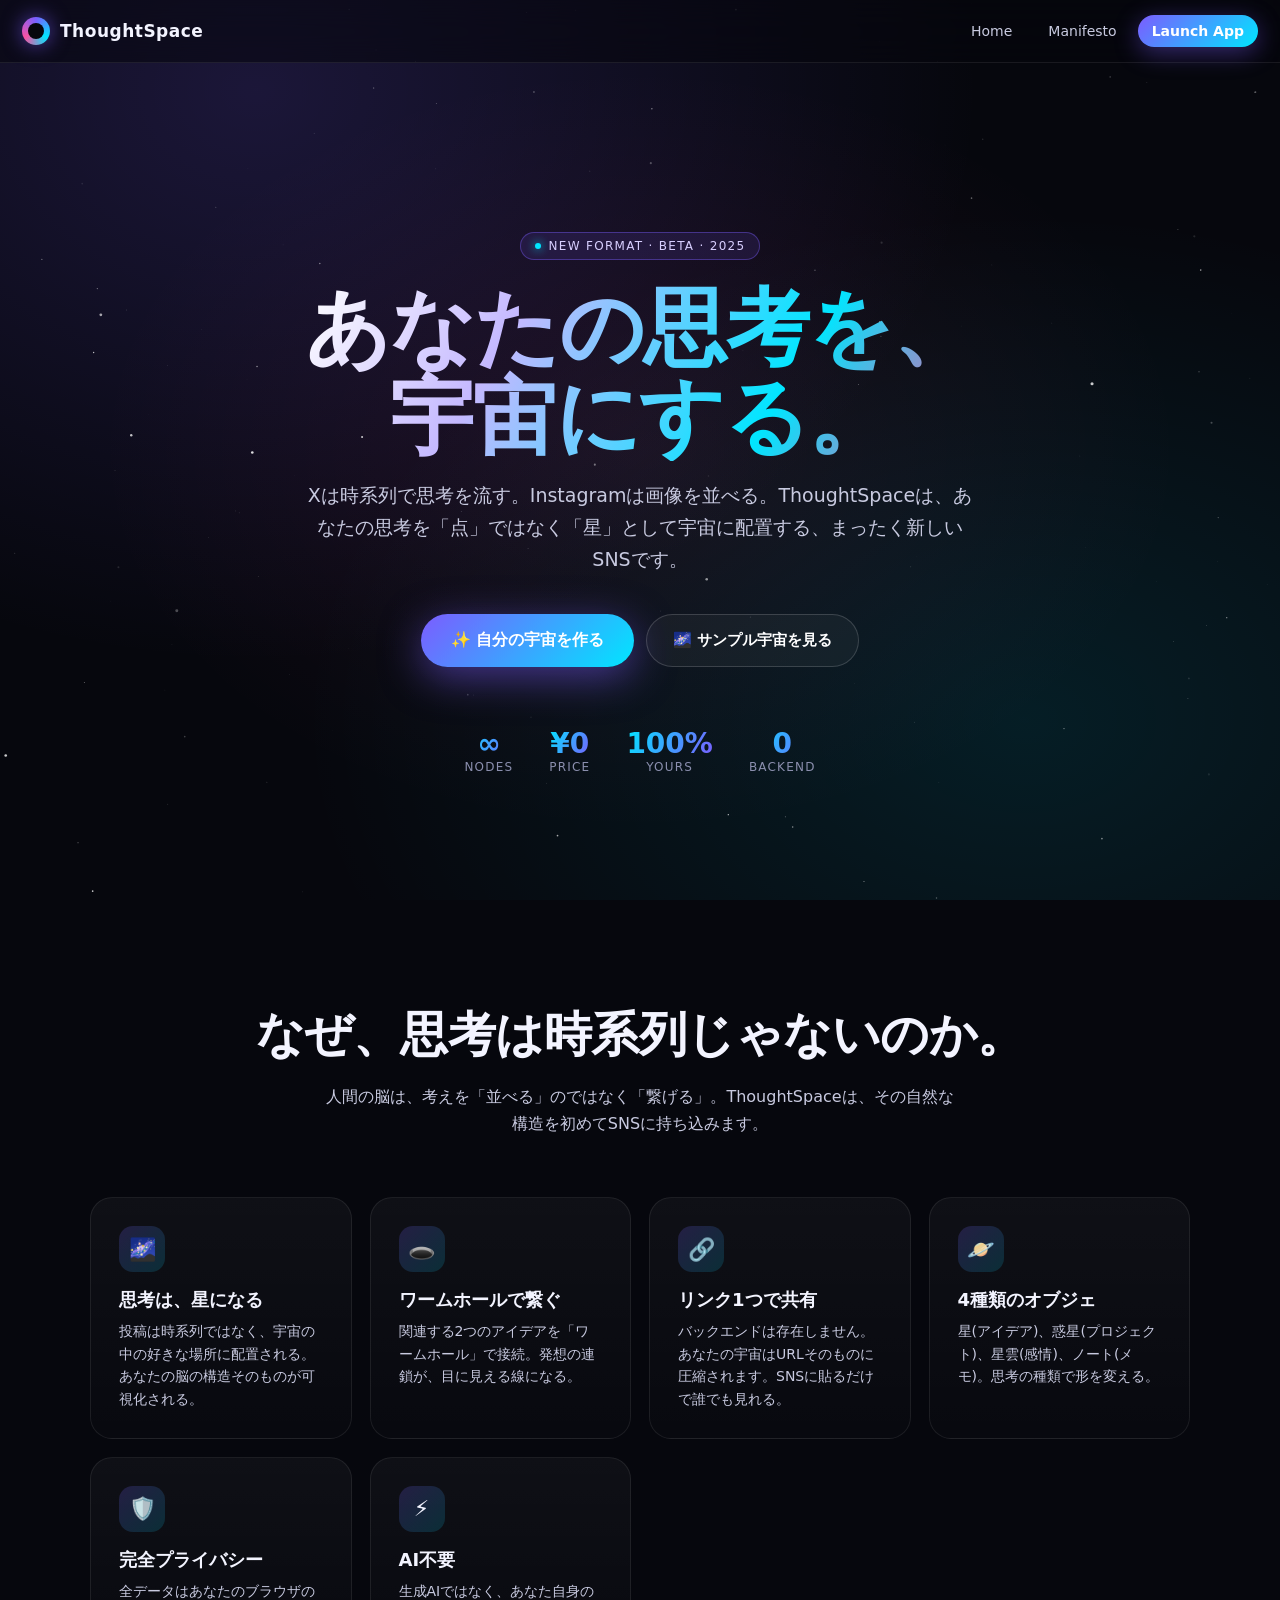
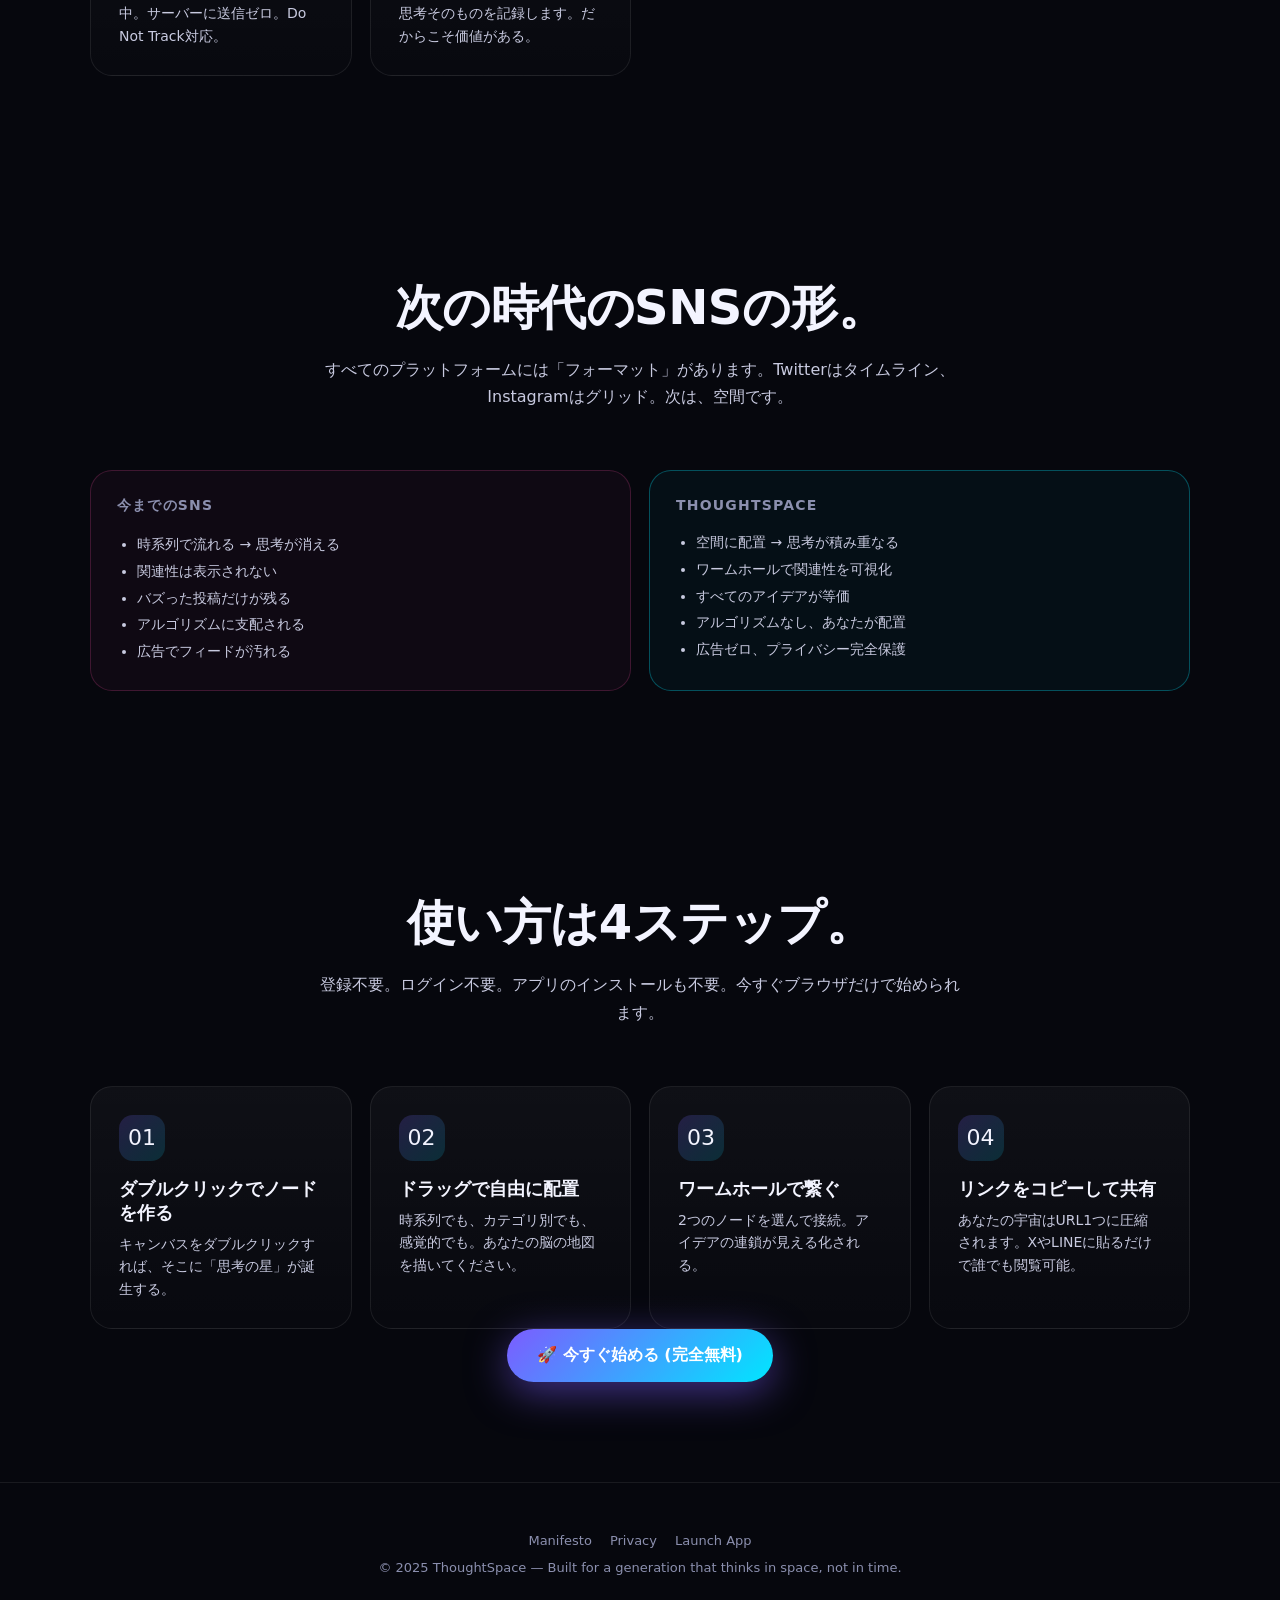
<file: index.html>
<!doctype html>
<html lang="ja">
<head>
<meta charset="utf-8" />
<meta name="viewport" content="width=device-width, initial-scale=1, maximum-scale=5, viewport-fit=cover" />
<meta name="theme-color" content="#06070d" />
<title>ThoughtSpace — あなたの思考を、宇宙にする。</title>
<meta name="description" content="ThoughtSpaceは、あなたの思考を「点」ではなく「星」として宇宙に配置する次世代SNS。マインドマップとSNSが融合した、まったく新しい思考の可視化プラットフォーム。" />
<meta name="keywords" content="ThoughtSpace, 思考, SNS, マインドマップ, アイデア, 創造, 高校生, 起業" />
<meta name="author" content="ThoughtSpace" />

<!-- Open Graph / Twitter -->
<meta property="og:type" content="website" />
<meta property="og:title" content="ThoughtSpace — あなたの思考を、宇宙にする。" />
<meta property="og:description" content="X(Twitter)が時系列で思考を流すなら、ThoughtSpaceは思考を空間に配置する。マインドマップ × SNSの新フォーマット。" />
<meta property="og:image" content="./assets/img/og.svg" />
<meta property="og:url" content="https://guttyanneruuuuuu.github.io/service9/" />
<meta name="twitter:card" content="summary_large_image" />
<meta name="twitter:title" content="ThoughtSpace — あなたの思考を、宇宙にする。" />
<meta name="twitter:description" content="思考を点ではなく星として配置する、新時代のSNS。" />
<meta name="twitter:image" content="./assets/img/og.svg" />

<!-- Security: CSP (strict-ish but allows inline because we use it for cssvars) -->
<meta http-equiv="Content-Security-Policy" content="
  default-src 'self';
  script-src 'self';
  style-src 'self' 'unsafe-inline' https://fonts.googleapis.com;
  font-src 'self' https://fonts.gstatic.com data:;
  img-src 'self' data: blob:;
  connect-src 'self';
  base-uri 'self';
  form-action 'self';
  object-src 'none';
">
<meta http-equiv="X-Content-Type-Options" content="nosniff" />
<meta name="referrer" content="strict-origin-when-cross-origin" />

<link rel="icon" type="image/svg+xml" href="./assets/img/favicon.svg" />
<link rel="apple-touch-icon" href="./assets/img/favicon.svg" />
<link rel="preconnect" href="https://fonts.googleapis.com">
<link rel="preconnect" href="https://fonts.gstatic.com" crossorigin>
<link href="https://fonts.googleapis.com/css2?family=Inter:wght@400;500;600;700;800&family=Noto+Sans+JP:wght@400;600;700;800&display=swap" rel="stylesheet">
<link rel="stylesheet" href="./assets/css/style.css" />
</head>
<body>

<!-- ===== Splash ===== -->
<div id="splash" class="splash">
  <div class="ring"></div>
  <p>Entering ThoughtSpace</p>
</div>

<!-- ===== Background starfield ===== -->
<canvas id="stars-canvas" aria-hidden="true"></canvas>

<!-- ===== Toasts ===== -->
<div id="toast-area" class="toast-area" aria-live="polite"></div>

<!-- ===== Page mount points ===== -->
<main id="page-lp"></main>
<main id="page-app" class="hidden"></main>
<main id="page-viewer" class="hidden"></main>
<main id="page-404" class="hidden"></main>

<!-- ===== Modals mount ===== -->
<div id="modal-mount"></div>

<script src="./assets/js/security.js"></script>
<script src="./assets/js/storage.js"></script>
<script src="./assets/js/share.js"></script>
<script src="./assets/js/analytics.js"></script>
<script src="./assets/js/stars.js"></script>
<script src="./assets/js/lp.js"></script>
<script src="./assets/js/editor.js"></script>
<script src="./assets/js/viewer.js"></script>
<script src="./assets/js/router.js"></script>
<script src="./assets/js/main.js"></script>

</body>
</html>
</file>
<file: assets/css/style.css>
/* ===========================================================
   ThoughtSpace — Stylesheet
   "X is dead. Welcome to your thought universe."
   =========================================================== */

:root {
  --bg-0: #06070d;
  --bg-1: #0c0e1a;
  --bg-2: #131628;
  --fg-0: #f3f4ff;
  --fg-1: #c8cae0;
  --fg-2: #8b8fae;
  --fg-3: #555879;
  --accent: #7c5cff;
  --accent-2: #00e6ff;
  --accent-3: #ff4fa3;
  --good: #4ade80;
  --warn: #fbbf24;
  --bad: #f87171;
  --line: rgba(255,255,255,0.08);
  --line-2: rgba(255,255,255,0.16);
  --shadow-1: 0 10px 40px rgba(0,0,0,.6);
  --r-sm: 8px;
  --r-md: 14px;
  --r-lg: 22px;
  --font: "Inter", "Hiragino Kaku Gothic ProN", "Noto Sans JP", system-ui, -apple-system, "Segoe UI", Roboto, sans-serif;
}

* { box-sizing: border-box; }
html, body { margin:0; padding:0; height:100%; background: var(--bg-0); color: var(--fg-0); font-family: var(--font); -webkit-font-smoothing:antialiased; }
body { overflow-x: hidden; }
a { color: inherit; text-decoration: none; }
button { font-family: inherit; cursor: pointer; }

/* ----- Starfield background (fixed, behind everything) ----- */
#stars-canvas {
  position: fixed; inset: 0; z-index: 0; pointer-events: none;
  background:
    radial-gradient(ellipse at 20% 10%, rgba(124,92,255,.18), transparent 50%),
    radial-gradient(ellipse at 80% 80%, rgba(0,230,255,.10), transparent 50%),
    radial-gradient(ellipse at 50% 50%, rgba(255,79,163,.08), transparent 60%),
    var(--bg-0);
}

/* ===========================================================
   NAVBAR
   =========================================================== */
.nav {
  position: sticky; top: 0; z-index: 50;
  display: flex; align-items: center; justify-content: space-between;
  padding: 14px 22px;
  backdrop-filter: blur(18px);
  -webkit-backdrop-filter: blur(18px);
  background: rgba(6,7,13,.55);
  border-bottom: 1px solid var(--line);
}
.brand { display:flex; align-items:center; gap:10px; font-weight:700; letter-spacing:.5px; }
.brand-mark {
  width: 28px; height: 28px; border-radius: 50%;
  background: conic-gradient(from 0deg, var(--accent), var(--accent-2), var(--accent-3), var(--accent));
  box-shadow: 0 0 20px rgba(124,92,255,.6);
  position: relative;
}
.brand-mark::after{
  content:""; position:absolute; inset:6px; border-radius:50%; background: var(--bg-0);
}
.brand-mark::before{
  content:""; position:absolute; inset:11px; border-radius:50%;
  background: radial-gradient(circle, #fff, var(--accent-2));
  box-shadow: 0 0 12px var(--accent-2);
}
.brand strong { font-size: 17px; }
.nav-links { display:flex; gap: 6px; align-items:center; }
.nav-links a, .nav-links button {
  background: transparent; color: var(--fg-1); border: 1px solid transparent;
  padding: 8px 14px; border-radius: 999px; font-size: 14px;
  transition: all .2s ease;
}
.nav-links a:hover, .nav-links button:hover { color:#fff; background: rgba(255,255,255,.06); }
.btn-primary {
  background: linear-gradient(135deg, var(--accent), var(--accent-2)) !important;
  color: #fff !important; font-weight: 600; border:none !important;
  box-shadow: 0 6px 24px rgba(124,92,255,.4);
}
.btn-primary:hover { transform: translateY(-1px); filter:brightness(1.1); }

/* ===========================================================
   LANDING PAGE
   =========================================================== */
.lp { position: relative; z-index: 1; }
.hero {
  min-height: calc(100vh - 60px);
  display: flex; flex-direction: column; align-items: center; justify-content: center;
  text-align: center; padding: 80px 22px 40px;
  position: relative;
}
.eyebrow {
  display: inline-flex; align-items:center; gap:8px;
  padding: 6px 14px; border-radius: 999px;
  background: rgba(124,92,255,.12);
  border: 1px solid rgba(124,92,255,.4);
  color: #d8cfff; font-size: 12px; letter-spacing: 1.3px; text-transform: uppercase;
  margin-bottom: 24px;
}
.eyebrow .dot { width: 6px; height:6px; border-radius:50%; background: var(--accent-2); box-shadow: 0 0 10px var(--accent-2); animation: pulse 2s infinite; }
@keyframes pulse { 0%,100%{opacity:1} 50%{opacity:.4} }

.hero h1 {
  font-size: clamp(36px, 7vw, 84px);
  font-weight: 800; line-height: 1.05;
  margin: 0 0 18px;
  background: linear-gradient(120deg, #fff 0%, #c4b8ff 30%, #00e6ff 70%, #ff4fa3 100%);
  -webkit-background-clip: text; background-clip: text; color: transparent;
  letter-spacing: -1.5px;
}
.hero h1 .accent { display:block; }
.hero p.sub {
  font-size: clamp(15px, 2vw, 19px); max-width: 680px;
  color: var(--fg-1); line-height: 1.7; margin: 0 0 38px;
}
.hero-cta { display:flex; gap: 12px; flex-wrap: wrap; justify-content: center; }
.cta-big {
  padding: 16px 30px; font-size: 16px; font-weight: 700;
  border-radius: 999px; border: none;
  background: linear-gradient(135deg, var(--accent), var(--accent-2));
  color: #fff;
  box-shadow: 0 10px 40px rgba(124,92,255,.5);
  transition: all .25s ease;
}
.cta-big:hover { transform: translateY(-2px); box-shadow: 0 16px 50px rgba(124,92,255,.6); }
.cta-ghost {
  padding: 16px 26px; font-size: 15px; font-weight: 600;
  border-radius: 999px; border: 1px solid var(--line-2);
  background: rgba(255,255,255,.04); color: #fff;
}
.cta-ghost:hover { background: rgba(255,255,255,.1); }

.hero-stats { display:flex; gap: 36px; margin-top: 60px; flex-wrap: wrap; justify-content: center; }
.hero-stat .num { font-size: 28px; font-weight: 800; background: linear-gradient(120deg, var(--accent-2), var(--accent)); -webkit-background-clip:text; color: transparent; }
.hero-stat .lbl { font-size: 12px; color: var(--fg-2); letter-spacing: 1.2px; text-transform: uppercase; }

/* ----- Sections ----- */
.section { padding: 100px 22px; position: relative; z-index: 1; }
.section h2 {
  font-size: clamp(28px, 4vw, 48px); font-weight: 800;
  text-align: center; margin: 0 0 16px; letter-spacing: -.5px;
}
.section .lead {
  text-align: center; color: var(--fg-1); max-width: 640px;
  margin: 0 auto 60px; line-height: 1.7;
}
.container { max-width: 1100px; margin: 0 auto; }

.cards { display: grid; grid-template-columns: repeat(auto-fit, minmax(260px, 1fr)); gap: 18px; }
.card {
  padding: 28px; border-radius: var(--r-lg);
  background: linear-gradient(180deg, rgba(255,255,255,.04), rgba(255,255,255,.01));
  border: 1px solid var(--line);
  transition: transform .25s, border-color .25s;
}
.card:hover { transform: translateY(-4px); border-color: rgba(124,92,255,.5); }
.card .ico {
  width:46px; height:46px; border-radius:14px; display:flex; align-items:center; justify-content:center;
  background: linear-gradient(135deg, rgba(124,92,255,.2), rgba(0,230,255,.15));
  font-size: 22px; margin-bottom: 16px;
}
.card h3 { margin: 0 0 8px; font-size: 18px; }
.card p { margin: 0; color: var(--fg-1); font-size: 14px; line-height: 1.6; }

/* Comparison */
.compare { display: grid; grid-template-columns: 1fr 1fr; gap: 18px; }
.compare > div { padding: 26px; border-radius: var(--r-lg); border: 1px solid var(--line); }
.compare .old { background: rgba(255,79,163,.04); border-color: rgba(255,79,163,.2); }
.compare .new { background: rgba(0,230,255,.04); border-color: rgba(0,230,255,.3); }
.compare h4 { margin:0 0 16px; font-size: 14px; letter-spacing:1.2px; text-transform: uppercase; color: var(--fg-2); }
.compare ul { margin:0; padding-left: 20px; color: var(--fg-1); line-height: 1.9; font-size: 14px; }
@media (max-width: 640px){ .compare { grid-template-columns: 1fr; } }

/* ----- Footer ----- */
footer.lp-footer {
  padding: 50px 22px 30px; text-align:center;
  border-top: 1px solid var(--line);
  color: var(--fg-2); font-size: 13px;
  position: relative; z-index: 1;
}
.lp-footer .links { display:flex; gap:18px; justify-content:center; margin-bottom: 12px; flex-wrap:wrap; }
.lp-footer a:hover { color: #fff; }

/* ===========================================================
   APP / EDITOR
   =========================================================== */
.app-shell {
  position: fixed; inset: 0; display: grid;
  grid-template-rows: 56px 1fr;
  grid-template-columns: 280px 1fr;
  grid-template-areas:
    "topbar topbar"
    "side    canvas";
  z-index: 1;
}
.topbar {
  grid-area: topbar;
  display:flex; align-items:center; justify-content: space-between;
  padding: 0 16px;
  background: rgba(6,7,13,.85);
  backdrop-filter: blur(18px);
  border-bottom: 1px solid var(--line);
}
.topbar .left, .topbar .right { display:flex; align-items:center; gap: 8px; }
.topbar .universe-name {
  background: transparent; border: 1px solid transparent;
  color: #fff; font-weight: 600; font-size: 15px; padding: 6px 10px;
  border-radius: 8px; min-width: 180px; max-width: 320px;
}
.topbar .universe-name:hover, .topbar .universe-name:focus { border-color: var(--line-2); outline: none; background: rgba(255,255,255,.04); }

.icon-btn {
  width: 38px; height: 38px; border-radius: 10px; border: 1px solid var(--line);
  background: rgba(255,255,255,.03); color: var(--fg-1);
  display: inline-flex; align-items:center; justify-content:center;
  transition: all .2s;
}
.icon-btn:hover { background: rgba(255,255,255,.08); color:#fff; border-color: var(--line-2); }
.icon-btn.danger:hover { color: var(--bad); border-color: rgba(248,113,113,.4); }

.btn {
  padding: 8px 14px; border-radius: 10px; border: 1px solid var(--line);
  background: rgba(255,255,255,.03); color: var(--fg-0); font-size: 13.5px; font-weight: 600;
  display: inline-flex; align-items:center; gap:6px;
}
.btn:hover { background: rgba(255,255,255,.08); }
.btn.primary { background: linear-gradient(135deg, var(--accent), var(--accent-2)); border:none; color:#fff; box-shadow: 0 6px 18px rgba(124,92,255,.35); }
.btn.primary:hover { filter: brightness(1.1); }

/* Sidebar */
.sidebar {
  grid-area: side;
  background: rgba(12,14,26,.7);
  backdrop-filter: blur(20px);
  border-right: 1px solid var(--line);
  padding: 14px;
  overflow-y: auto;
}
.side-section { margin-bottom: 22px; }
.side-section h5 {
  font-size: 11px; letter-spacing: 1.4px; text-transform: uppercase; color: var(--fg-2);
  margin: 0 0 10px;
}
.tool-row { display: grid; grid-template-columns: repeat(2,1fr); gap: 8px; }
.tool {
  padding: 12px 8px; border-radius: 10px; border: 1px solid var(--line);
  background: rgba(255,255,255,.03); color: var(--fg-0); text-align: center; font-size: 12px;
  display: flex; flex-direction: column; gap: 4px; align-items:center;
  transition: all .2s;
}
.tool:hover { background: rgba(124,92,255,.12); border-color: rgba(124,92,255,.4); }
.tool .emoji { font-size: 20px; }

.color-row { display:flex; gap: 6px; flex-wrap: wrap; }
.color-swatch {
  width: 26px; height: 26px; border-radius: 50%; cursor: pointer;
  border: 2px solid transparent; transition: transform .15s;
}
.color-swatch:hover { transform: scale(1.15); }
.color-swatch.active { border-color: #fff; box-shadow: 0 0 0 2px rgba(255,255,255,.2); }

.hint {
  margin-top: 8px;
  font-size: 12px; color: var(--fg-2); line-height: 1.6;
  padding: 12px; border-radius: 10px;
  background: rgba(0,230,255,.05); border: 1px solid rgba(0,230,255,.2);
}
.hint kbd {
  display: inline-block; padding: 1px 6px; border-radius: 4px;
  background: rgba(255,255,255,.1); font-family: ui-monospace, monospace; font-size: 11px;
  border: 1px solid var(--line-2);
}

/* Canvas */
.canvas-wrap {
  grid-area: canvas;
  position: relative; overflow: hidden;
  background:
    radial-gradient(ellipse at 30% 30%, rgba(124,92,255,.15), transparent 60%),
    radial-gradient(ellipse at 70% 70%, rgba(0,230,255,.08), transparent 60%),
    var(--bg-1);
}
#universe-svg {
  position:absolute; inset:0; width: 100%; height: 100%;
  cursor: grab; touch-action: none;
}
#universe-svg.grabbing { cursor: grabbing; }
#universe-svg.connecting { cursor: crosshair; }

/* node visual style is mostly inline via JS, but provide hover and focus */
.node-group { cursor: pointer; }
.node-group .node-shape {
  transition: filter .2s, stroke-width .2s;
  filter: drop-shadow(0 4px 16px rgba(0,0,0,.5));
}
.node-group:hover .node-shape {
  filter: drop-shadow(0 6px 24px rgba(124,92,255,.5));
  stroke-width: 2.5;
}
.node-group.selected .node-shape {
  stroke: #fff !important; stroke-width: 3 !important;
  filter: drop-shadow(0 8px 30px rgba(124,92,255,.8));
}
.node-text {
  pointer-events: none; fill: #fff; font-family: var(--font);
  font-weight: 600; text-anchor: middle; dominant-baseline: middle;
  user-select: none;
}
.edge-line {
  stroke: rgba(124,92,255,.55); stroke-width: 2; fill: none;
  stroke-dasharray: 6 5; animation: dash 1s linear infinite;
}
@keyframes dash { to { stroke-dashoffset: -22; } }
.edge-line.wormhole {
  stroke: url(#worm-gradient);
  stroke-width: 3; stroke-dasharray: 2 4;
}

/* Floating action / minimap / zoom controls */
.fab-zoom {
  position: absolute; right: 18px; bottom: 18px; z-index: 5;
  display: flex; flex-direction: column; gap: 6px;
}
.fab-zoom button {
  width: 40px; height: 40px; border-radius: 12px;
  background: rgba(12,14,26,.85); border: 1px solid var(--line); color: #fff;
  backdrop-filter: blur(8px);
  display:flex; align-items:center; justify-content:center;
  font-size: 18px; font-weight:700;
}
.fab-zoom button:hover { background: rgba(124,92,255,.2); }

.coord-badge {
  position: absolute; left: 18px; bottom: 18px; z-index: 5;
  padding: 6px 12px; border-radius: 999px;
  background: rgba(12,14,26,.7); border: 1px solid var(--line);
  font-family: ui-monospace, monospace; font-size: 11px; color: var(--fg-2);
  backdrop-filter: blur(8px);
}

/* Node editor popover */
.node-editor {
  position: absolute; z-index: 20;
  width: 320px; padding: 14px;
  background: rgba(19,22,40,.96);
  border: 1px solid var(--line-2);
  border-radius: var(--r-md);
  box-shadow: var(--shadow-1);
  backdrop-filter: blur(14px);
}
.node-editor textarea {
  width: 100%; min-height: 80px; resize: vertical;
  background: rgba(0,0,0,.3); border: 1px solid var(--line);
  border-radius: 10px; color: #fff; padding: 10px; font-family: inherit; font-size: 14px;
  outline: none;
}
.node-editor textarea:focus { border-color: var(--accent); }
.node-editor .editor-row { display:flex; gap: 6px; margin-top: 10px; align-items:center; flex-wrap:wrap; }
.node-editor .editor-row .lbl-mini { font-size: 11px; color: var(--fg-2); margin-right: 4px; }
.node-editor .actions { display:flex; gap: 6px; justify-content: flex-end; margin-top: 12px; }

/* Modals */
.modal-backdrop {
  position: fixed; inset:0; z-index: 100;
  background: rgba(0,0,0,.6); backdrop-filter: blur(8px);
  display:flex; align-items:center; justify-content:center;
  padding: 20px;
}
.modal {
  background: var(--bg-2);
  border: 1px solid var(--line-2); border-radius: var(--r-lg);
  width: 100%; max-width: 520px; padding: 28px;
  box-shadow: var(--shadow-1);
  position: relative;
}
.modal h3 { margin: 0 0 14px; font-size: 22px; }
.modal p { color: var(--fg-1); line-height: 1.6; font-size: 14.5px; }
.modal .close-btn { position: absolute; top: 12px; right: 12px; }
.modal-row { display:flex; gap: 8px; align-items:center; margin-top: 14px; }
.modal-row input {
  flex:1; padding: 12px 14px; border-radius: 10px; border: 1px solid var(--line);
  background: rgba(0,0,0,.3); color: #fff; font-family: inherit; font-size: 14px;
  outline:none;
}
.modal-row input:focus { border-color: var(--accent); }

/* Toast */
.toast-area { position: fixed; right: 20px; bottom: 20px; z-index: 200; display:flex; flex-direction:column; gap: 8px; pointer-events:none; }
.toast {
  background: rgba(12,14,26,.96); border: 1px solid var(--line-2); border-radius: 12px;
  padding: 12px 16px; color: #fff; font-size: 14px; font-weight: 500;
  box-shadow: var(--shadow-1); pointer-events: auto;
  animation: toast-in .25s ease;
  display: flex; align-items: center; gap: 8px;
}
.toast.good { border-color: rgba(74,222,128,.4); }
.toast.bad { border-color: rgba(248,113,113,.4); }
.toast.warn { border-color: rgba(251,191,36,.4); }
@keyframes toast-in { from { opacity:0; transform: translateY(10px); } to { opacity:1; transform: none; } }

/* Profile / view-only mode */
.viewer-shell { position: fixed; inset:0; display:flex; flex-direction: column; z-index: 1; }
.viewer-info {
  padding: 14px 18px; display:flex; align-items:center; justify-content:space-between;
  background: rgba(6,7,13,.85); border-bottom: 1px solid var(--line); backdrop-filter: blur(14px);
}
.viewer-info .meta strong { font-size: 16px; }
.viewer-info .meta small { color: var(--fg-2); display: block; margin-top: 2px; font-size: 12px;}

/* Mobile */
@media (max-width: 880px) {
  .app-shell {
    grid-template-rows: 56px 1fr 220px;
    grid-template-columns: 1fr;
    grid-template-areas:
      "topbar"
      "canvas"
      "side";
  }
  .sidebar { border-right:none; border-top: 1px solid var(--line); }
  .tool-row { grid-template-columns: repeat(4, 1fr); }
  .topbar .universe-name { min-width: 120px; max-width: 160px; font-size: 14px; }
  .nav { padding: 12px 14px; }
  .nav-links a { padding: 6px 10px; font-size: 13px; }
  .nav-links a.hide-mobile { display: none; }
  .hero { padding-top: 50px; }
  .hero-stats { gap: 22px; }
}

/* Splash loader */
.splash {
  position: fixed; inset: 0; z-index: 999; background: var(--bg-0);
  display: flex; flex-direction:column; align-items:center; justify-content:center;
  gap: 20px;
  transition: opacity .4s ease;
}
.splash.hidden { opacity: 0; pointer-events:none; }
.splash .ring {
  width: 56px; height: 56px; border-radius: 50%;
  background: conic-gradient(from 0deg, var(--accent), var(--accent-2), var(--accent-3), var(--accent));
  animation: spin 1.6s linear infinite;
  position: relative;
}
.splash .ring::after {
  content:""; position: absolute; inset: 5px; border-radius: 50%; background: var(--bg-0);
}
@keyframes spin { to { transform: rotate(360deg); } }
.splash p { color: var(--fg-2); font-size: 13px; letter-spacing: 2px; text-transform: uppercase; }

/* utility */
.hidden { display: none !important; }
.scrollbar::-webkit-scrollbar { width: 8px; }
.scrollbar::-webkit-scrollbar-thumb { background: rgba(255,255,255,.1); border-radius: 8px; }
</file>
